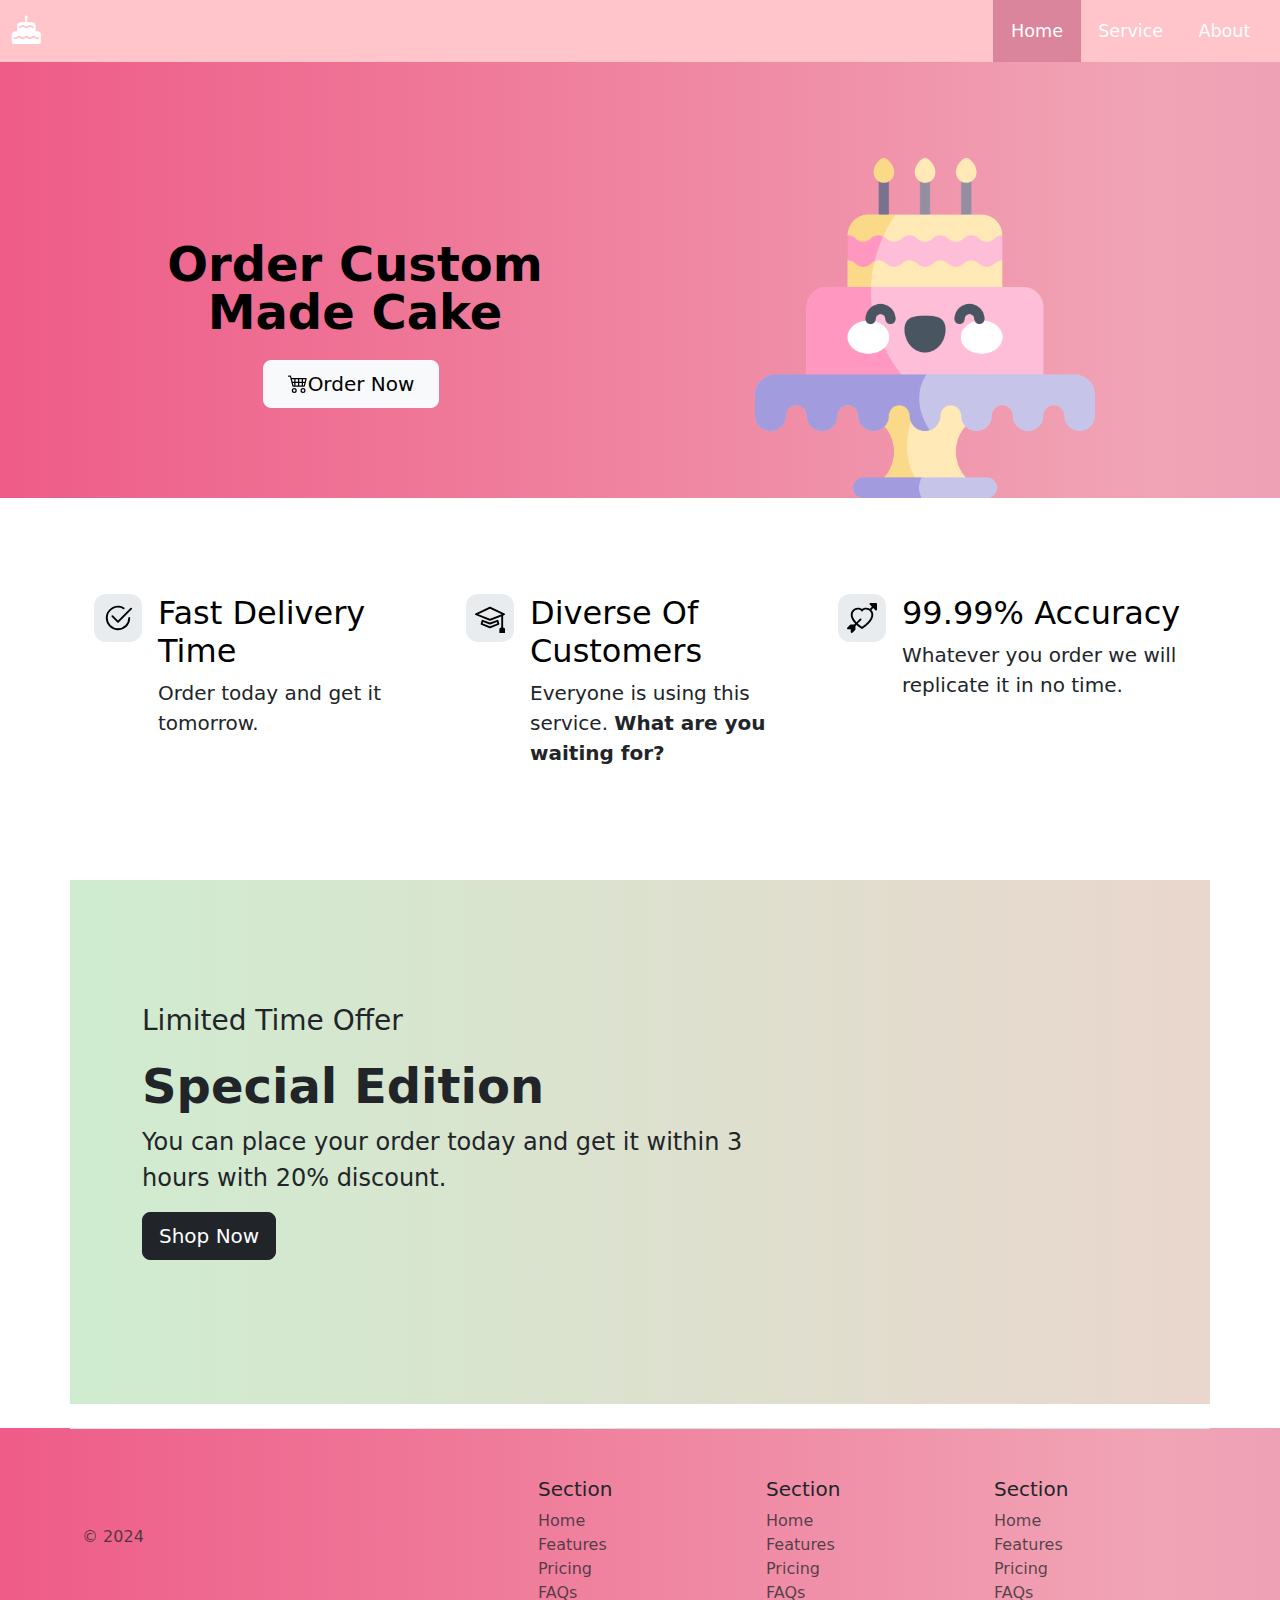
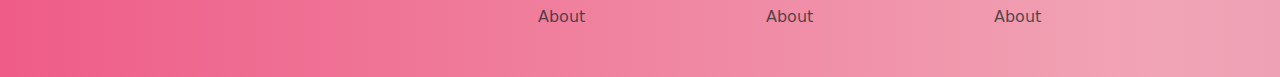
<file: index.html>
<!DOCTYPE html>
<html lang="en">
<head>
    <meta charset="UTF-8">
    <meta name="viewport" content="width=device-width, initial-scale=1.0">
    <title>Caken</title>
    <link rel="stylesheet" href="https://cdn.jsdelivr.net/npm/bootstrap-icons@1.11.3/font/bootstrap-icons.min.css">    
    <link href="https://cdn.jsdelivr.net/npm/bootstrap@5.3.3/dist/css/bootstrap.min.css" rel="stylesheet" integrity="sha384-QWTKZyjpPEjISv5WaRU9OFeRpok6YctnYmDr5pNlyT2bRjXh0JMhjY6hW+ALEwIH" crossorigin="anonymous">
    <link rel="stylesheet" href="style.css">
</head>
<body>
    <nav class="navbar navbar-expand-lg navbar-dark" style="background-color: #ffc5ca;">
        <div class="container-fluid">
          <a class="navbar-brand fw-bold" href="#"><i class="bi bi-cake-fill"></i></a>
          <button class="navbar-toggler" type="button" data-bs-toggle="collapse" data-bs-target="#navbarSupportedContent" aria-controls="navbarSupportedContent" aria-expanded="false" aria-label="Toggle navigation">
            <span class="navbar-toggler-icon"></span>
          </button>
          <div class="collapse navbar-collapse justify" id="navbarSupportedContent">
            <div>
                <ul class="navbar-nav me-auto mb-2 mb-lg-0">
                  <li class="nav-item">
                    <a class="nav-link active" aria-current="page" href="#">Home</a>
                  </li>
                  <li class="nav-item">
                    <a class="nav-link" href="./service.html">Service</a>
                  </li>
                  <li class="nav-item">
                    <a class="nav-link" href="./about.html">About</a>
                  </li>
                </ul>
            </div>
          </div>
        </div>
    </nav>
    <section id="title" class="gradient-background">
        <div class="container col-xxl-8 px-4 pt-5" id="contain">
          <div class="row flex-lg-row-reverse align-items-center g-5 pt-5">
            <div class="col-10 col-sm-8 col-lg-6 img1">
              <img src="./cake.png" class="d-flex mx-lg-auto img-fluid justify-content-md-center " alt="Bootstrap Themes" width="340" height="500" loading="lazy">
            </div>
            <div class="col-lg-6">
              <h1 class="display-5 fw-bold text-body-emphasis lh-1 mb-4 text-center">Order Custom Made Cake </h1>
              <div class="d-grid gap-2 d-md-flex justify-content-md-center">
                <button type="button" class="btn btn-light btn-lg px-4 me-md-2 mb-md-2 mb-sm-2 mb-xs-2"> <svg xmlns="http://www.w3.org/2000/svg" width="20" height="20" fill="currentColor" class="bi bi-cart4 mb-1" viewBox="0 0 16 16">
                    <path d="M0 2.5A.5.5 0 0 1 .5 2H2a.5.5 0 0 1 .485.379L2.89 4H14.5a.5.5 0 0 1 .485.621l-1.5 6A.5.5 0 0 1 13 11H4a.5.5 0 0 1-.485-.379L1.61 3H.5a.5.5 0 0 1-.5-.5M3.14 5l.5 2H5V5zM6 5v2h2V5zm3 0v2h2V5zm3 0v2h1.36l.5-2zm1.11 3H12v2h.61zM11 8H9v2h2zM8 8H6v2h2zM5 8H3.89l.5 2H5zm0 5a1 1 0 1 0 0 2 1 1 0 0 0 0-2m-2 1a2 2 0 1 1 4 0 2 2 0 0 1-4 0m9-1a1 1 0 1 0 0 2 1 1 0 0 0 0-2m-2 1a2 2 0 1 1 4 0 2 2 0 0 1-4 0"/>
                  </svg>Order Now</button>
              </div>
            </div>
          </div>
        </div>
      </section>
      <!-- Features -->
      <section id="features">
        <div class="container px-4 py-5" id="hanging-icons">
          <div class="row g-4 py-5 row-cols-1 row-cols-lg-3">
            <div class="col d-flex align-items-start">
              <div class="icon-square text-body-emphasis bg-body-secondary d-inline-flex align-items-center justify-content-center fs-4 flex-shrink-0 me-3">
                <svg xmlns="http://www.w3.org/2000/svg" height="30" fill="currentColor" class="bi bi-check2-circle"
                viewBox="0 0 16 16">
    <path
                  d="M2.5 8a5.5 5.5 0 0 1 8.25-4.764.5.5 0 0 0 .5-.866A6.5 6.5 0 1 0 14.5 8a.5.5 0 0 0-1 0 5.5 5.5 0 1 1-11 0z" />
    <path
                  d="M15.354 3.354a.5.5 0 0 0-.708-.708L8 9.293 5.354 6.646a.5.5 0 1 0-.708.708l3 3a.5.5 0 0 0 .708 0l7-7z" />
    </svg>
            </div>
              <div>
                <h3 class="fs-2 text-body-emphasis">Fast Delivery Time</h3>
                <p class="fs-5">Order today and get it tomorrow.</p>
              </div>
            </div>
            <div class="col d-flex align-items-start">
              <div class="icon-square text-body-emphasis bg-body-secondary d-inline-flex align-items-center justify-content-center fs-4 flex-shrink-0 me-3">
                <svg xmlns="http://www.w3.org/2000/svg" height="30" fill="currentColor" class="bi bi-mortarboard" viewBox="0 0 16 16">
                  <path d="M8.211 2.047a.5.5 0 0 0-.422 0l-7.5 3.5a.5.5 0 0 0 .025.917l7.5 3a.5.5 0 0 0 .372 0L14 7.14V13a1 1 0 0 0-1 1v2h3v-2a1 1 0 0 0-1-1V6.739l.686-.275a.5.5 0 0 0 .025-.917l-7.5-3.5ZM8 8.46 1.758 5.965 8 3.052l6.242 2.913L8 8.46Z"/>
                  <path d="M4.176 9.032a.5.5 0 0 0-.656.327l-.5 1.7a.5.5 0 0 0 .294.605l4.5 1.8a.5.5 0 0 0 .372 0l4.5-1.8a.5.5 0 0 0 .294-.605l-.5-1.7a.5.5 0 0 0-.656-.327L8 10.466 4.176 9.032Zm-.068 1.873.22-.748 3.496 1.311a.5.5 0 0 0 .352 0l3.496-1.311.22.748L8 12.46l-3.892-1.556Z"/>
                  </svg>
                            </div>
              <div>
                <h3 class="fs-2 text-body-emphasis">Diverse Of Customers</h3>
                <p class="fs-5">Everyone is using this service. <span class="fw-bold">What are you waiting for?</span></p>
              </div>
            </div>
            <div class="col d-flex align-items-start">
              <div class="icon-square text-body-emphasis bg-body-secondary d-inline-flex align-items-center justify-content-center fs-4 flex-shrink-0 me-3">
                <svg xmlns="http://www.w3.org/2000/svg" height="30" fill="currentColor" class="bi bi-arrow-through-heart"
                viewBox="0 0 16 16">
    <path fill-rule="evenodd"
                  d="M2.854 15.854A.5.5 0 0 1 2 15.5V14H.5a.5.5 0 0 1-.354-.854l1.5-1.5A.5.5 0 0 1 2 11.5h1.793l.53-.53c-.771-.802-1.328-1.58-1.704-2.32-.798-1.575-.775-2.996-.213-4.092C3.426 2.565 6.18 1.809 8 3.233c1.25-.98 2.944-.928 4.212-.152L13.292 2 12.147.854A.5.5 0 0 1 12.5 0h3a.5.5 0 0 1 .5.5v3a.5.5 0 0 1-.854.354L14 2.707l-1.006 1.006c.236.248.44.531.6.845.562 1.096.585 2.517-.213 4.092-.793 1.563-2.395 3.288-5.105 5.08L8 13.912l-.276-.182a21.86 21.86 0 0 1-2.685-2.062l-.539.54V14a.5.5 0 0 1-.146.354l-1.5 1.5Zm2.893-4.894A20.419 20.419 0 0 0 8 12.71c2.456-1.666 3.827-3.207 4.489-4.512.679-1.34.607-2.42.215-3.185-.817-1.595-3.087-2.054-4.346-.761L8 4.62l-.358-.368c-1.259-1.293-3.53-.834-4.346.761-.392.766-.464 1.845.215 3.185.323.636.815 1.33 1.519 2.065l1.866-1.867a.5.5 0 1 1 .708.708L5.747 10.96Z" />
    </svg>          </div>
              <div>
                <h3 class="fs-2 text-body-emphasis">99.99% Accuracy</h3>
                <p class="fs-5">Whatever you order we will replicate it in no time.</p>
              </div>
            </div>
          </div>
        </div>
    </section>


    <!-- limited time -->
    <section>
      <div class="container py-4 gradient-backgrounds mb-4">
        <div class="p-5 mb-4 rounded-3">
          <div class="container-fluid py-5">
            <p class="fs-3">Limited Time Offer</p>
            <h1 class="display-5 fw-bold">Special Edition</h1>
            <p class="col-md-8 fs-4">You can place your order today and get it within 3 hours with 20% discount.</p>
            <button class="btn btn-dark btn-lg" type="button">Shop Now</button>
          </div>
        </div>
      </div>
    </section>
   


    <!-- footer -->
    <section class="gradient-background">
        <div class="container">
            <footer class="row row-cols-1 row-cols-sm-2 row-cols-md-5 py-5 border-top">
              <div class="col mb-3">
                <a href="/" class="d-flex align-items-center mb-3 link-body-emphasis text-decoration-none">
                  <svg class="bi me-2" width="40" height="32"><use xlink:href="#bootstrap"></use></svg>
                </a>
                <p class="text-body-secondary">© 2024</p>
              </div>
          
              <div class="col mb-3">
          
              </div>
          
              <div class="col">
                <h5>Section</h5>
                <ul class="nav flex-column">
                  <li class="nav-item"><a href="#" class="nav-link p-0 text-body-secondary">Home</a></li>
                  <li class="nav-item"><a href="#" class="nav-link p-0 text-body-secondary">Features</a></li>
                  <li class="nav-item"><a href="#" class="nav-link p-0 text-body-secondary">Pricing</a></li>
                  <li class="nav-item"><a href="#" class="nav-link p-0 text-body-secondary">FAQs</a></li>
                  <li class="nav-item"><a href="#" class="nav-link p-0 text-body-secondary">About</a></li>
                </ul>
              </div>
          
              <div class="col">
                <h5>Section</h5>
                <ul class="nav flex-column">
                  <li class="nav-item "><a href="#" class="nav-link p-0 text-body-secondary">Home</a></li>
                  <li class="nav-item "><a href="#" class="nav-link p-0 text-body-secondary">Features</a></li>
                  <li class="nav-item "><a href="#" class="nav-link p-0 text-body-secondary">Pricing</a></li>
                  <li class="nav-item "><a href="#" class="nav-link p-0 text-body-secondary">FAQs</a></li>
                  <li class="nav-item "><a href="#" class="nav-link p-0 text-body-secondary">About</a></li>
                </ul>
              </div>
          
              <div class="col">
                <h5>Section</h5>
                <ul class="nav flex-column">
                  <li class="nav-item "><a href="#" class="nav-link p-0 text-body-secondary">Home</a></li>
                  <li class="nav-item "><a href="#" class="nav-link p-0 text-body-secondary">Features</a></li>
                  <li class="nav-item "><a href="#" class="nav-link p-0 text-body-secondary">Pricing</a></li>
                  <li class="nav-item "><a href="#" class="nav-link p-0 text-body-secondary">FAQs</a></li>
                  <li class="nav-item "><a href="#" class="nav-link p-0 text-body-secondary">About</a></li>
                </ul>
              </div>
            </footer>
          </div>
    </section>
    

    <script src="https://cdn.jsdelivr.net/npm/bootstrap@5.3.3/dist/js/bootstrap.bundle.min.js" integrity="sha384-YvpcrYf0tY3lHB60NNkmXc5s9fDVZLESaAA55NDzOxhy9GkcIdslK1eN7N6jIeHz" crossorigin="anonymous"></script>
</body>
</html>
</file>
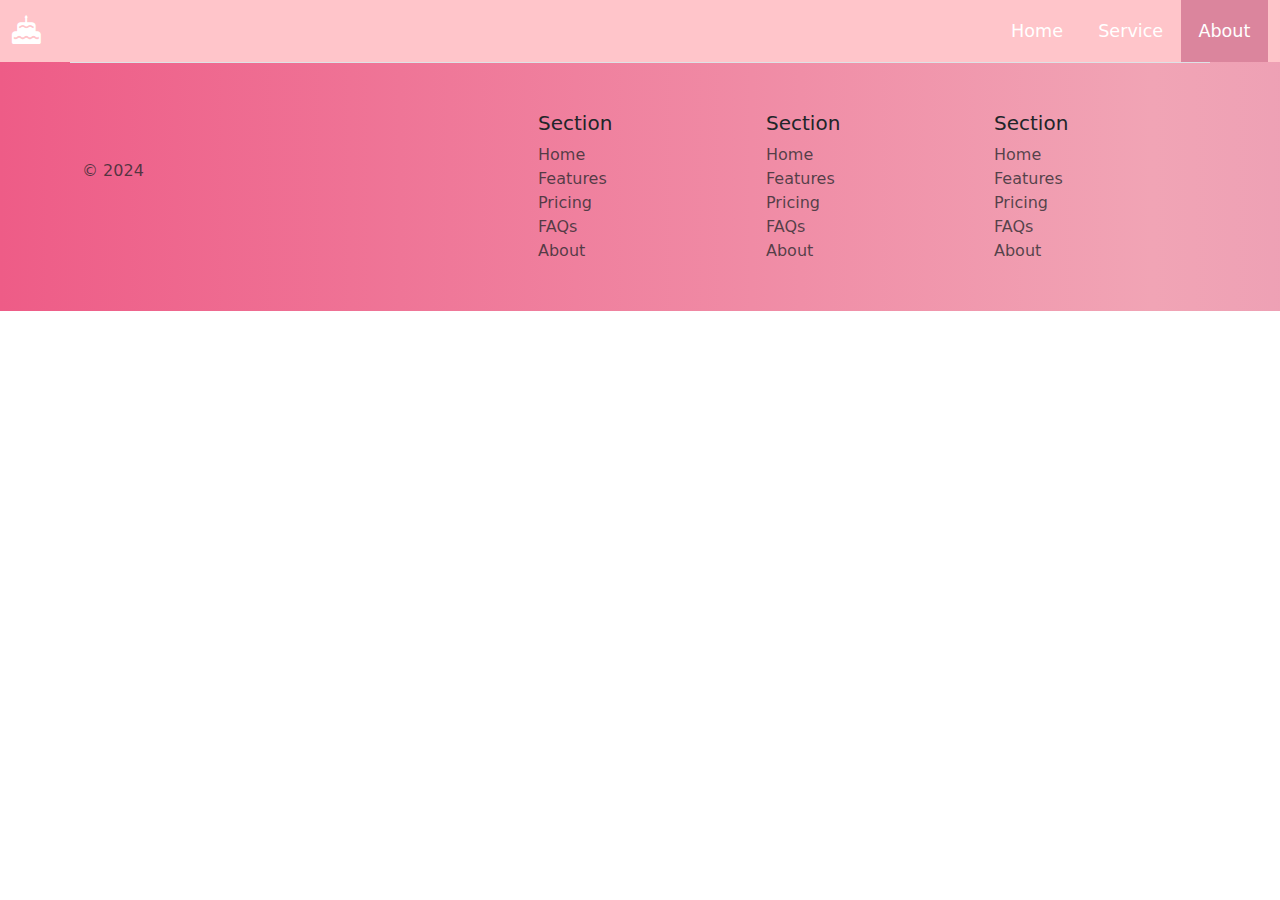
<file: about.html>
<!DOCTYPE html>
<html lang="en">
<head>
    <meta charset="UTF-8">
    <meta name="viewport" content="width=device-width, initial-scale=1.0">
    <title>About</title>
    <link rel="stylesheet" href="https://cdn.jsdelivr.net/npm/bootstrap-icons@1.11.3/font/bootstrap-icons.min.css">
    <link href="https://cdn.jsdelivr.net/npm/bootstrap@5.3.3/dist/css/bootstrap.min.css" rel="stylesheet" integrity="sha384-QWTKZyjpPEjISv5WaRU9OFeRpok6YctnYmDr5pNlyT2bRjXh0JMhjY6hW+ALEwIH" crossorigin="anonymous">
    <link rel="stylesheet" href="style.css">
</head>
<body>
    <nav class="navbar navbar-expand-lg navbar-dark" style="background-color: #ffc5ca;">
        <div class="container-fluid">
          <a class="navbar-brand fw-bold" href="#"><i class="bi bi-cake-fill"></i></a>
          <button class="navbar-toggler" type="button" data-bs-toggle="collapse" data-bs-target="#navbarSupportedContent" aria-controls="navbarSupportedContent" aria-expanded="false" aria-label="Toggle navigation">
            <span class="navbar-toggler-icon"></span>
          </button>
          <div class="collapse navbar-collapse justify" id="navbarSupportedContent">
            <div>
                <ul class="navbar-nav me-auto mb-2 mb-lg-0">
                  <li class="nav-item">
                    <a class="nav-link" href="./index.html">Home</a>
                  </li>
                  <li class="nav-item">
                    <a class="nav-link" href="./service.html">Service</a>
                  </li>
                  <li class="nav-item">
                    <a class="nav-link active" aria-current="page" href="./about.html">About</a>
                  </li>
                </ul>
            </div>
          </div>
        </div>
    </nav>

     <!-- footer -->
     <section class="gradient-background">
        <div class="container">
            <footer class="row row-cols-1 row-cols-sm-2 row-cols-md-5 py-5 border-top">
              <div class="col mb-3">
                <a href="/" class="d-flex align-items-center mb-3 link-body-emphasis text-decoration-none">
                  <svg class="bi me-2" width="40" height="32"><use xlink:href="#bootstrap"></use></svg>
                </a>
                <p class="text-body-secondary">© 2024</p>
              </div>
          
              <div class="col mb-3">
          
              </div>
          
              <div class="col">
                <h5>Section</h5>
                <ul class="nav flex-column">
                  <li class="nav-item"><a href="#" class="nav-link p-0 text-body-secondary">Home</a></li>
                  <li class="nav-item"><a href="#" class="nav-link p-0 text-body-secondary">Features</a></li>
                  <li class="nav-item"><a href="#" class="nav-link p-0 text-body-secondary">Pricing</a></li>
                  <li class="nav-item"><a href="#" class="nav-link p-0 text-body-secondary">FAQs</a></li>
                  <li class="nav-item"><a href="#" class="nav-link p-0 text-body-secondary">About</a></li>
                </ul>
              </div>
          
              <div class="col">
                <h5>Section</h5>
                <ul class="nav flex-column">
                  <li class="nav-item "><a href="#" class="nav-link p-0 text-body-secondary">Home</a></li>
                  <li class="nav-item "><a href="#" class="nav-link p-0 text-body-secondary">Features</a></li>
                  <li class="nav-item "><a href="#" class="nav-link p-0 text-body-secondary">Pricing</a></li>
                  <li class="nav-item "><a href="#" class="nav-link p-0 text-body-secondary">FAQs</a></li>
                  <li class="nav-item "><a href="#" class="nav-link p-0 text-body-secondary">About</a></li>
                </ul>
              </div>
          
              <div class="col">
                <h5>Section</h5>
                <ul class="nav flex-column">
                  <li class="nav-item "><a href="#" class="nav-link p-0 text-body-secondary">Home</a></li>
                  <li class="nav-item "><a href="#" class="nav-link p-0 text-body-secondary">Features</a></li>
                  <li class="nav-item "><a href="#" class="nav-link p-0 text-body-secondary">Pricing</a></li>
                  <li class="nav-item "><a href="#" class="nav-link p-0 text-body-secondary">FAQs</a></li>
                  <li class="nav-item "><a href="#" class="nav-link p-0 text-body-secondary">About</a></li>
                </ul>
              </div>
            </footer>
          </div>
    </section>
    
    <script src="https://cdn.jsdelivr.net/npm/bootstrap@5.3.3/dist/js/bootstrap.bundle.min.js" integrity="sha384-YvpcrYf0tY3lHB60NNkmXc5s9fDVZLESaAA55NDzOxhy9GkcIdslK1eN7N6jIeHz" crossorigin="anonymous"></script>

</body>
</html>
</file>
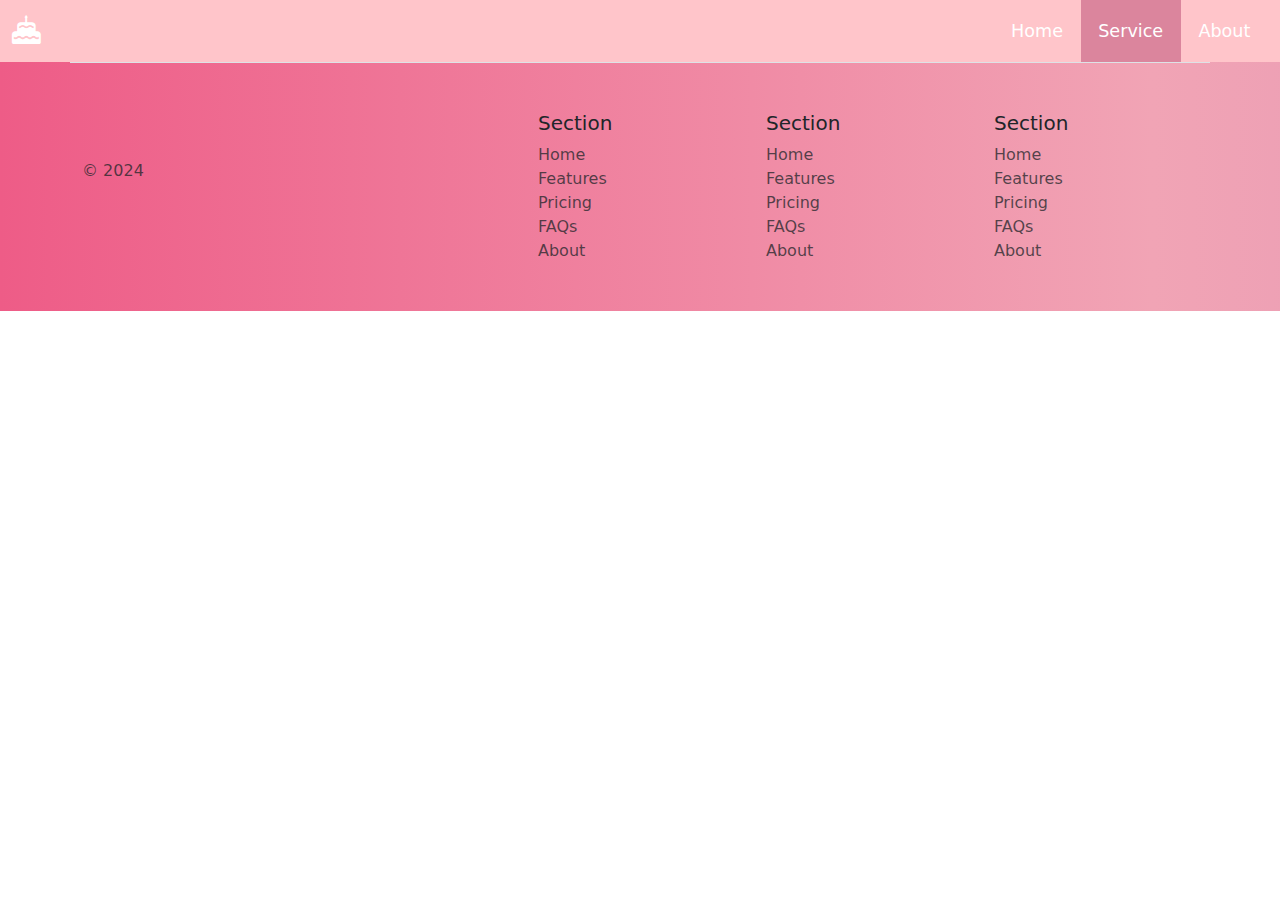
<file: service.html>
<!DOCTYPE html>
<html lang="en">
<head>
    <meta charset="UTF-8">
    <meta name="viewport" content="width=device-width, initial-scale=1.0">
    <title>About</title>
    <link rel="stylesheet" href="https://cdn.jsdelivr.net/npm/bootstrap-icons@1.11.3/font/bootstrap-icons.min.css">
    <link href="https://cdn.jsdelivr.net/npm/bootstrap@5.3.3/dist/css/bootstrap.min.css" rel="stylesheet" integrity="sha384-QWTKZyjpPEjISv5WaRU9OFeRpok6YctnYmDr5pNlyT2bRjXh0JMhjY6hW+ALEwIH" crossorigin="anonymous">
    <link rel="stylesheet" href="style.css">
</head>
<body>
    <nav class="navbar navbar-expand-lg navbar-dark" style="background-color: #ffc5ca;">
        <div class="container-fluid">
          <a class="navbar-brand fw-bold" href="#"><i class="bi bi-cake-fill"></i></a>
          <button class="navbar-toggler" type="button" data-bs-toggle="collapse" data-bs-target="#navbarSupportedContent" aria-controls="navbarSupportedContent" aria-expanded="false" aria-label="Toggle navigation">
            <span class="navbar-toggler-icon"></span>
          </button>
          <div class="collapse navbar-collapse justify" id="navbarSupportedContent">
            <div>
                <ul class="navbar-nav me-auto mb-2 mb-lg-0">
                  <li class="nav-item">
                    <a class="nav-link" href="./index.html">Home</a>
                  </li>
                  <li class="nav-item">
                    <a class="nav-link active" aria-current="page" href="./service.html">Service</a>
                  </li>
                  <li class="nav-item">
                    <a class="nav-link"  href="./about.html">About</a>
                  </li>
                </ul>
            </div>
          </div>
        </div>
    </nav>

    <!-- footer -->
    <section class="gradient-background">
        <div class="container">
            <footer class="row row-cols-1 row-cols-sm-2 row-cols-md-5 py-5 border-top">
              <div class="col mb-3">
                <a href="/" class="d-flex align-items-center mb-3 link-body-emphasis text-decoration-none">
                  <svg class="bi me-2" width="40" height="32"><use xlink:href="#bootstrap"></use></svg>
                </a>
                <p class="text-body-secondary">© 2024</p>
              </div>
          
              <div class="col mb-3">
          
              </div>
          
              <div class="col">
                <h5>Section</h5>
                <ul class="nav flex-column">
                  <li class="nav-item"><a href="#" class="nav-link p-0 text-body-secondary">Home</a></li>
                  <li class="nav-item"><a href="#" class="nav-link p-0 text-body-secondary">Features</a></li>
                  <li class="nav-item"><a href="#" class="nav-link p-0 text-body-secondary">Pricing</a></li>
                  <li class="nav-item"><a href="#" class="nav-link p-0 text-body-secondary">FAQs</a></li>
                  <li class="nav-item"><a href="#" class="nav-link p-0 text-body-secondary">About</a></li>
                </ul>
              </div>
          
              <div class="col">
                <h5>Section</h5>
                <ul class="nav flex-column">
                  <li class="nav-item "><a href="#" class="nav-link p-0 text-body-secondary">Home</a></li>
                  <li class="nav-item "><a href="#" class="nav-link p-0 text-body-secondary">Features</a></li>
                  <li class="nav-item "><a href="#" class="nav-link p-0 text-body-secondary">Pricing</a></li>
                  <li class="nav-item "><a href="#" class="nav-link p-0 text-body-secondary">FAQs</a></li>
                  <li class="nav-item "><a href="#" class="nav-link p-0 text-body-secondary">About</a></li>
                </ul>
              </div>
          
              <div class="col">
                <h5>Section</h5>
                <ul class="nav flex-column">
                  <li class="nav-item "><a href="#" class="nav-link p-0 text-body-secondary">Home</a></li>
                  <li class="nav-item "><a href="#" class="nav-link p-0 text-body-secondary">Features</a></li>
                  <li class="nav-item "><a href="#" class="nav-link p-0 text-body-secondary">Pricing</a></li>
                  <li class="nav-item "><a href="#" class="nav-link p-0 text-body-secondary">FAQs</a></li>
                  <li class="nav-item "><a href="#" class="nav-link p-0 text-body-secondary">About</a></li>
                </ul>
              </div>
            </footer>
          </div>
    </section>
    


    <script src="https://cdn.jsdelivr.net/npm/bootstrap@5.3.3/dist/js/bootstrap.bundle.min.js" integrity="sha384-YvpcrYf0tY3lHB60NNkmXc5s9fDVZLESaAA55NDzOxhy9GkcIdslK1eN7N6jIeHz" crossorigin="anonymous"></script>

</body>
</html>
</file>
<file: style.css>
.navbar .navbar-nav .nav-link:hover {
    background-color: #fff;
    color: #d587b3;
  }
  @media screen and (min-width: 992px) {
    .navbar {
      padding: 0;
    }
  }
  
  .navbar .navbar-nav .nav-link {
    padding: 1em;
    transition: all 0.5s;
    color: #fff;
    font-size: 1.1em;
  }
  .navbar-brand {
    font-size: 1.8rem;
  }
  @media screen and (max-width: 991px) {
    .navbar-brand {
      padding-left: 0.7em;
    }
    .navbar-nav {
      padding-top: 0.5em;
    }
  }
  
.justify{
    display: flex;
    justify-content: flex-end;
    padding-right: 0px;
}

.active{
    background-color: #db859d;
}

.gradient-background {
    background: linear-gradient(90deg, #ee5c87, #f1a4b5, #d587b3);
    background-size: 180% 180%;
    animation: gradient-animation 18s ease infinite;
}
  
@keyframes gradient-animation {
    0% {
      background-position: 0% 50%;
    }
    50% {
      background-position: 100% 50%;
    }
    100% {
      background-position: 0% 50%;
    }
}
  
.icon-square {
    width: 3rem;
    height: 3rem;
    border-radius: 0.75rem;
}
  
.profile-img {
    height: 100px;
    border-radius: 50%;
}

.gradient-backgrounds{
  background: linear-gradient(90deg, #cfecd0, #ffc5ca);
  background-size: 180% 180%;
  animation: gradient-animation 18s ease infinite;
}
  
@keyframes gradient-animation {
    0% {
      background-position: 0% 50%;
    }
    50% {
      background-position: 100% 50%;
    }
    100% {
      background-position: 0% 50%;
    }
}
</file>
